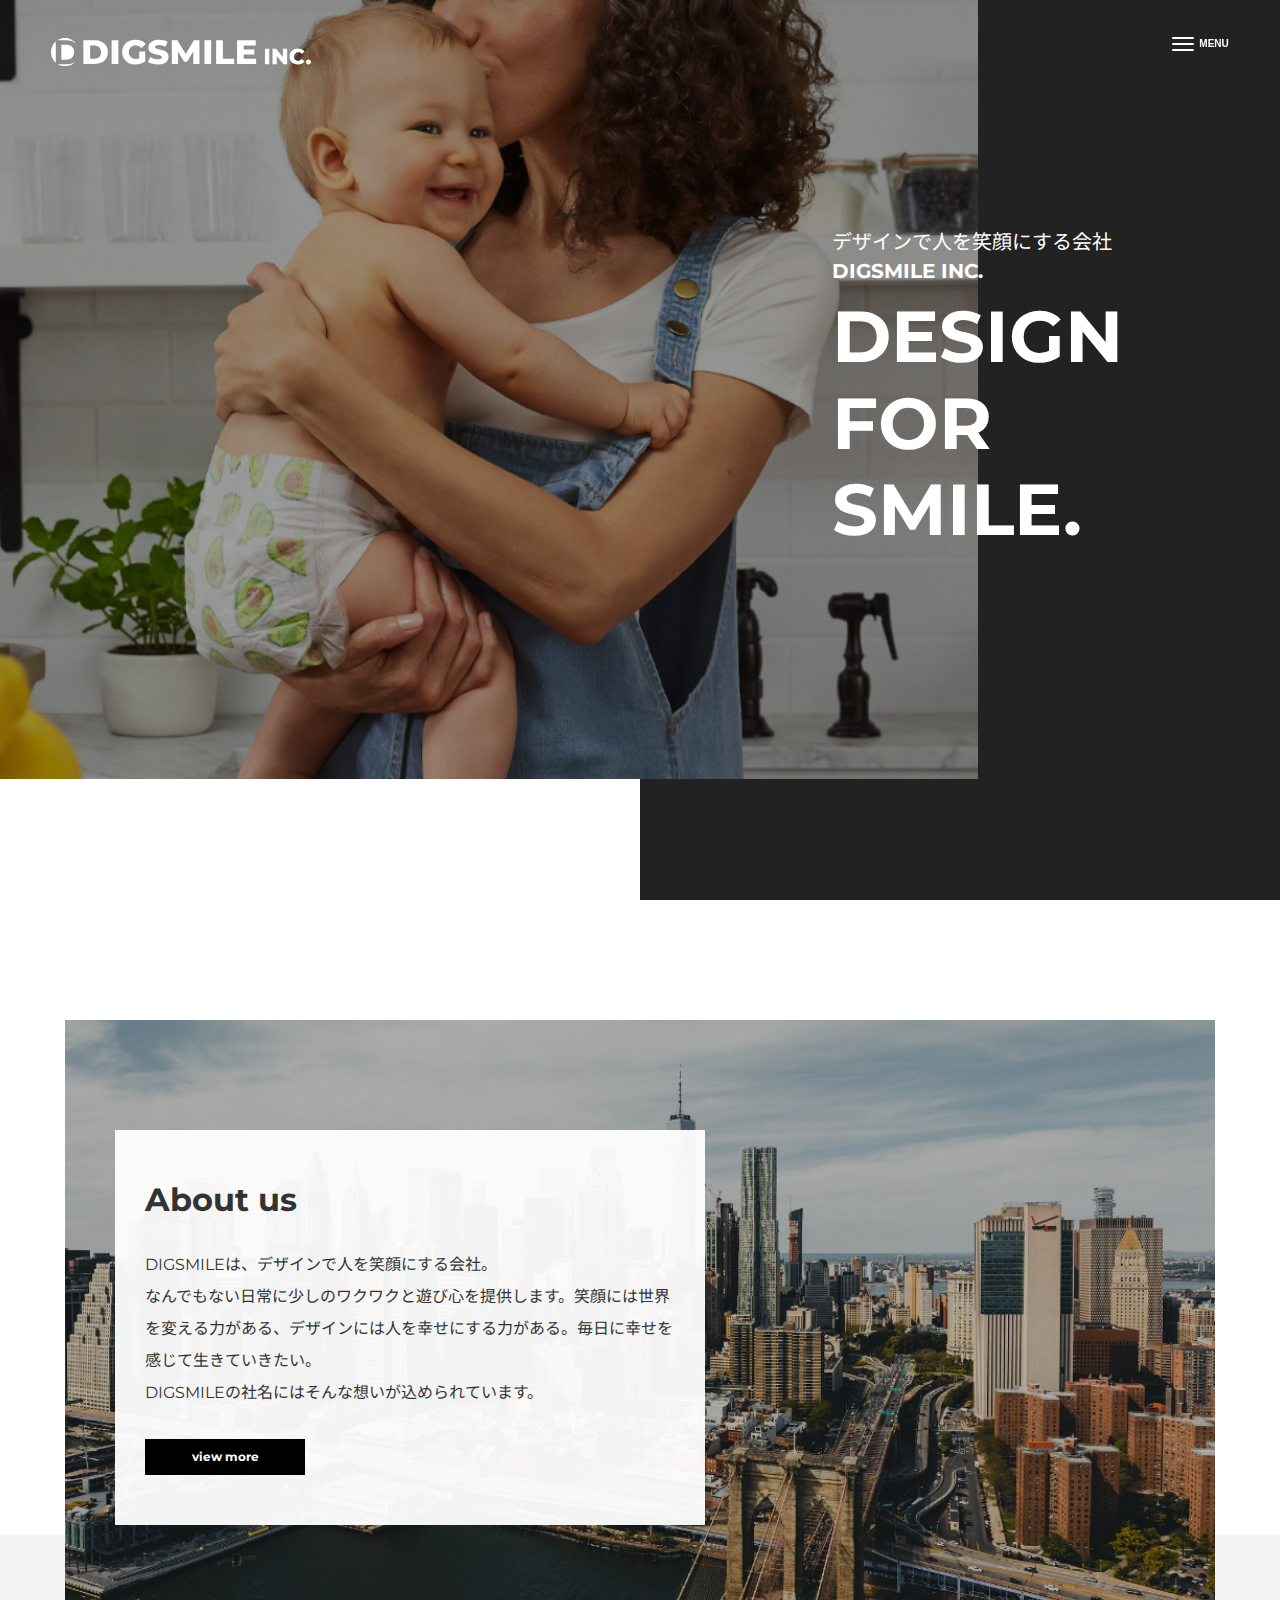
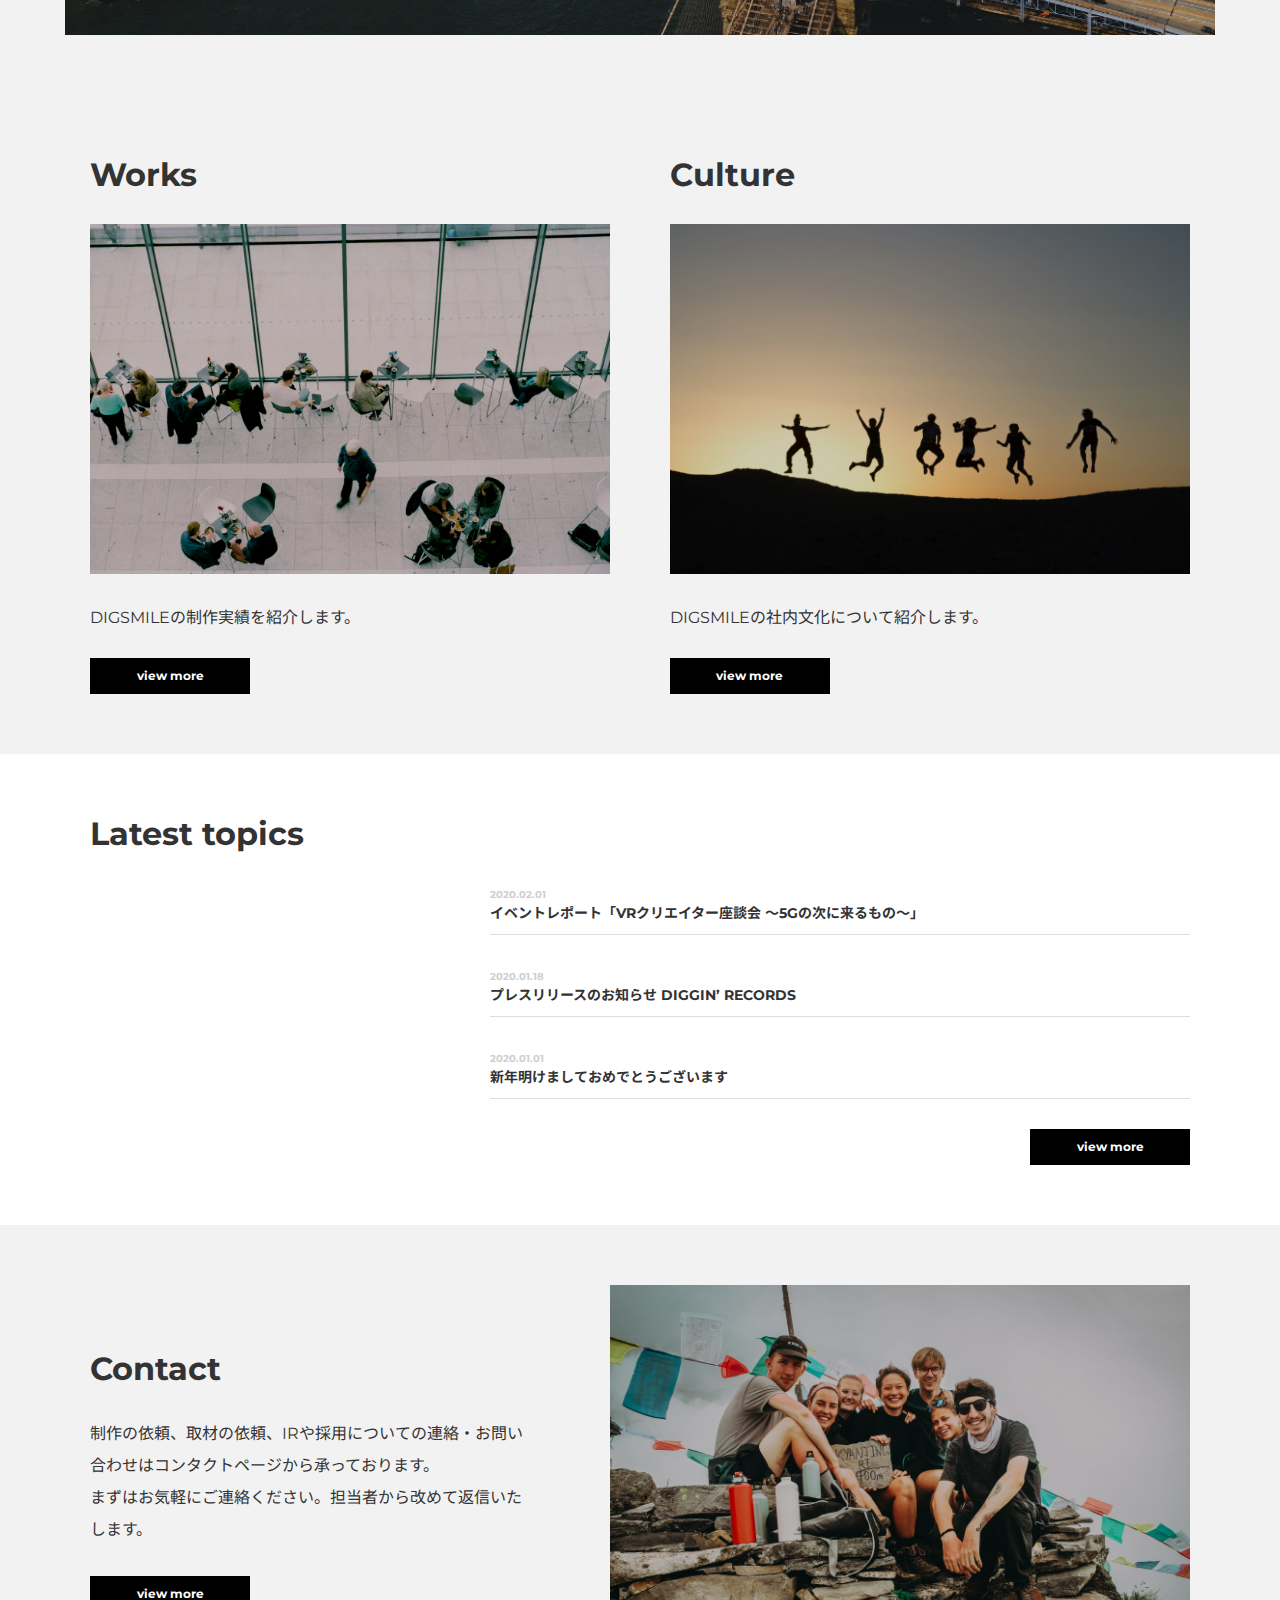
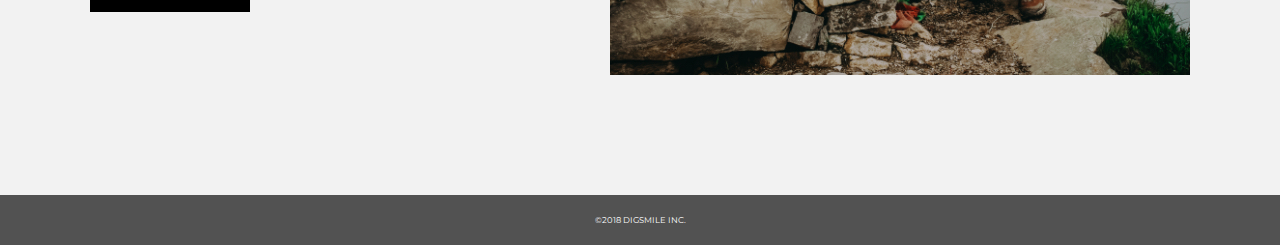
<file: index.html>
<!DOCTYPE html>
<html lang="ja">

<head>
  <meta charset="UTF-8">
  <meta name="viewport" content="width=device-width, initial-scale=1.0">
  <meta http-equiv="X-UA-Compatible" content="ie=edge">
  <title>テスト DIGSMILE inc. | TOP</title>
  <link rel="stylesheet" href="reset.css">
  <link href="https://fonts.googleapis.com/css?family=Montserrat:400,700|Noto+Sans+JP:400,700&display=swap" rel="stylesheet">
  <link rel="stylesheet" href="style.css">
</head>

<body>
  <!-- header -->
  <header class="header flex-box">
    <h1 class="site-title">
      <a href="index">
        <svg xmlns="http://www.w3.org/2000/svg" width="260" height="28.204" viewBox="0 0 260 28.204">
          <g id="site-logo" transform="translate(-59 -29)">
            <path id="前面オブジェクトで型抜き_1" data-name="前面オブジェクトで型抜き 1" d="M14,35.2A13.9,13.9,0,0,1,6.785,33.19h8.848a14.228,14.228,0,0,0,8.847-2.739A13.97,13.97,0,0,1,14,35.2ZM4.822,31.752h0a14.17,14.17,0,0,1,0-21.3Zm10.54-3.117H10.33V13.771h5.032a8.094,8.094,0,0,1,5.682,1.994,7.233,7.233,0,0,1,2.138,5.439,7.234,7.234,0,0,1-2.138,5.439,8.093,8.093,0,0,1-5.682,1.99ZM25.007,12.39a13.9,13.9,0,0,0-9.373-3.174H6.463a13.932,13.932,0,0,1,13.76-.749,14.157,14.157,0,0,1,4.785,3.922Z" transform="translate(59 22)" fill="#fff"/>
            <path id="DIGSMILE" d="M2.38-23.8H13.634a15.731,15.731,0,0,1,6.936,1.465,11.018,11.018,0,0,1,4.692,4.155,11.723,11.723,0,0,1,1.666,6.3,11.723,11.723,0,0,1-1.666,6.3A11.018,11.018,0,0,1,20.57-1.423,15.731,15.731,0,0,1,13.634.042H2.38ZM13.362-5.34a6.893,6.893,0,0,0,4.913-1.737,6.262,6.262,0,0,0,1.853-4.8,6.262,6.262,0,0,0-1.853-4.8,6.893,6.893,0,0,0-4.913-1.737H9.112V-5.34ZM30.634-23.8h6.732V.042H30.634ZM58.276-12.39h5.95v9.877A15.5,15.5,0,0,1,59.534-.265a18.642,18.642,0,0,1-5.3.783A14.166,14.166,0,0,1,47.5-1.065a11.8,11.8,0,0,1-4.692-4.411,12.18,12.18,0,0,1-1.7-6.4,12.18,12.18,0,0,1,1.7-6.4,11.747,11.747,0,0,1,4.726-4.411,14.514,14.514,0,0,1,6.834-1.584,15.2,15.2,0,0,1,5.984,1.124,11.536,11.536,0,0,1,4.42,3.236l-4.284,3.883a7.546,7.546,0,0,0-5.78-2.657,6.693,6.693,0,0,0-4.93,1.856,6.67,6.67,0,0,0-1.87,4.955,7.208,7.208,0,0,0,.85,3.525,6.1,6.1,0,0,0,2.38,2.418,6.969,6.969,0,0,0,3.5.868,8.588,8.588,0,0,0,3.638-.783ZM77.044.519A21.967,21.967,0,0,1,71.434-.2,13.786,13.786,0,0,1,67.014-2.1l2.21-4.973a14.289,14.289,0,0,0,3.706,1.7,14.086,14.086,0,0,0,4.148.647q3.876,0,3.876-1.941a1.607,1.607,0,0,0-1.105-1.516A20.3,20.3,0,0,0,76.3-9.222a33.866,33.866,0,0,1-4.488-1.243,7.554,7.554,0,0,1-3.094-2.129,5.758,5.758,0,0,1-1.292-3.951,6.848,6.848,0,0,1,1.19-3.934,7.965,7.965,0,0,1,3.553-2.776,14.6,14.6,0,0,1,5.8-1.022,20.415,20.415,0,0,1,4.624.528A14.146,14.146,0,0,1,86.6-22.2l-2.074,5.007a13.837,13.837,0,0,0-6.6-1.839,5.522,5.522,0,0,0-2.924.6,1.787,1.787,0,0,0-.918,1.55,1.536,1.536,0,0,0,1.088,1.43,19.646,19.646,0,0,0,3.5.988,32.762,32.762,0,0,1,4.5,1.243,7.779,7.779,0,0,1,3.094,2.112,5.646,5.646,0,0,1,1.309,3.934A6.714,6.714,0,0,1,86.394-3.3,8.114,8.114,0,0,1,82.824-.52,14.418,14.418,0,0,1,77.044.519ZM112.336.042l-.068-12.636-6.12,10.286h-2.992L97.07-12.253V.042H90.848V-23.8H96.39l8.364,13.76,8.16-13.76h5.542L118.524.042ZM123.454-23.8h6.732V.042h-6.732Zm11.7,0h6.732V-5.305h11.356V.042H135.15Zm40.018,18.63V.042H156.06V-23.8h18.666v5.211h-12v4.019H173.3v5.041H162.724v4.359Z" transform="translate(89 55)" fill="#fff"/>
            <path id="INC." d="M1.54-15.4H5.9V0H1.54Zm22.22,0V0H20.174l-6.8-8.206V0H9.108V-15.4h3.586l6.8,8.206V-15.4ZM34.628.308A9.114,9.114,0,0,1,30.283-.715a7.65,7.65,0,0,1-3.025-2.849,7.858,7.858,0,0,1-1.1-4.136,7.858,7.858,0,0,1,1.1-4.136,7.65,7.65,0,0,1,3.025-2.849,9.114,9.114,0,0,1,4.345-1.023,9.326,9.326,0,0,1,3.806.748A7.323,7.323,0,0,1,41.25-12.8L38.478-10.3a4.56,4.56,0,0,0-3.63-1.8,4.48,4.48,0,0,0-2.233.55A3.817,3.817,0,0,0,31.1-10a4.773,4.773,0,0,0-.539,2.3A4.773,4.773,0,0,0,31.1-5.4,3.817,3.817,0,0,0,32.615-3.85a4.48,4.48,0,0,0,2.233.55,4.56,4.56,0,0,0,3.63-1.8L41.25-2.6A7.323,7.323,0,0,1,38.434-.44,9.326,9.326,0,0,1,34.628.308ZM45.1.2a2.462,2.462,0,0,1-1.782-.7,2.377,2.377,0,0,1-.726-1.782,2.35,2.35,0,0,1,.715-1.782A2.5,2.5,0,0,1,45.1-4.752a2.485,2.485,0,0,1,1.8.682,2.369,2.369,0,0,1,.7,1.782,2.4,2.4,0,0,1-.715,1.782A2.452,2.452,0,0,1,45.1.2Z" transform="translate(271.392 55.205)" fill="#fff"/>
          </g>
        </svg>
      </a>
    </h1>
    <nav class="header-nav">
      <ul class="nav-list">
        <li class="nav-item"><a href="./"><img src="simbol-logo.svg" alt="DIGSMILE INC."></a></li>
        <li class="nav-item"><a href="about_index">About us</a></li>
        <li class="nav-item"><a href="#!">Works</a></li>
        <li class="nav-item"><a href="#!">Culture</a></li>
        <li class="nav-item"><a href="#!">Topics</a></li>
        <li class="nav-item"><a href="contact_index">Contact</a></li>
      </ul>
    </nav>
    <button class="burger-btn">
      <span class="bars">
        <span class="bar bar_top"></span>
        <span class="bar bar_mid"></span>
        <span class="bar bar_bottom"></span>
      </span>
      <span class="menu">menu</span>
    </button>
    <span class="burger-musk"></span>
  </header>
  <!-- //header -->

  <!-- main -->
  <main>
    <!-- fv -->
    <div class="fv">
      <div class="kv-wrapper">
        <div class="copy-wrapper">
          <p class="copy_jp">デザインで人を笑顔にする会社</p>
          <p class="copy_company">DIGSMILE INC.</p>
          <p class="main-copy">
            Design<br>
            for<br>
            smile.
          </p>
        </div>
      </div>
    </div>
    <!-- //fv -->

    <!-- about -->
    <section class="section-wrapper">
      <div class="content-wrapper about-bg">
        <div class="about-content">
          <h2 class="section-title">About us</h2>
          <p class="section-text lines">
            DIGSMILEは、デザインで人を笑顔にする会社。<br>
            なんでもない日常に少しのワクワクと遊び心を提供します。笑顔には世界を変える力がある、デザインには人を幸せにする力がある。毎日に幸せを感じて生きていきたい。<br>
            DIGSMILEの社名にはそんな想いが込められています。
          </p>
          <a href="about_index" class="link-btn">view more</a>
        </div>
      </div>
    </section>
    <!-- //about -->
    

    <div class="gray-bg l-section-wrapper">
      <div class="flex-box l-content-wrapper">
      <!-- Works -->
        <section class="s-section-wrapper">
          <div class="s-content-wrapper">
            <h2 class="section-title">Works</h2>
            <div class="section-img-wrapper"><img src="works-img.jpg" alt="黒と白の椅子や机が並んでいるテラスの写真"></div>
            <p>DIGSMILEの制作実績を紹介します。</p>
            <a href="#!" class="link-btn">view more</a>
          </div>
        </section class="section-wrapper">
        <!-- //Works -->

        <!-- Clture -->
        <section class="s-section-wrapper">
          <div class="s-content-wrapper">
            <h2 class="section-title">Culture</h2>
            <div class="section-img-wrapper"><img src="culture-img.jpg" alt="夕焼けをバックに飛び跳ねる6人の人物のシルエット"></div>
            <p>DIGSMILEの社内文化について紹介します。</p>
            <a href="#!" class="link-btn">view more</a>
          </div>
        </section>
        <!-- //Clture -->
      </div>
    </div>

    <!-- topics -->
    <section class="section-wrapper">
      <div class="content-wrapper">
        <h2 class="section-title">Latest topics</h2>
        <ul class="topics-list ml-auto">
          <li class="topics-item">
            <a href="#!">
              <time class="topics-date">2020.02.01</time>
              <h3 class="topics-title">イベントレポート「VRクリエイター座談会 〜5Gの次に来るもの〜」</h3>
           </a>
          </li class="topics-item">
          <li class="topics-item">
            <a href="#!">
              <time class="topics-date">2020.01.18</time>
              <h3 class="topics-title">プレスリリースのお知らせ DIGGIN’ RECORDS</h3>
           </a>
          </li>
          <li class="topics-item">
            <a href="#!">
              <time class="topics-date">2020.01.01</time>
              <h3 class="topics-title">新年明けましておめでとうございます</h3>
           </a>
          </li>
        </ul>
        <a href="#!" class="link-btn ml-auto">view more</a>
      </div>
    </section>
    <!-- //topics -->

    <!-- Contact -->
    <section class="section-wrapper gray-bg">
      <div class="content-wrapper flex-box">
        <div class="contact-content">
          <h2 class="section-title">Contact</h2>
          <p class="contact-text lines">
            制作の依頼、取材の依頼、IRや採用についての連絡・お問い合わせはコンタクトページから承っております。<br>
            まずはお気軽にご連絡ください。担当者から改めて返信いたします。
          </p>
          <a href="contact_index" class="link-btn">view more</a>
        </div>
        <div class="contact-img-wrapper"><img src="contact-img.jpg" alt="屋外での集合写真"></div>
      </div>
    </section>
    <!-- //Contact -->

  </main>
  <!-- //main -->

  <!-- footer -->
  <footer class="footer">
    <small>&copy;2018 DIGSMILE INC.</small>
  </footer>
  <!-- //footer -->
  <script src="https://ajax.googleapis.com/ajax/libs/jquery/3.4.1/jquery.min.js"></script>
  <script src="script.js"></script>
</body>
</html>
</file>
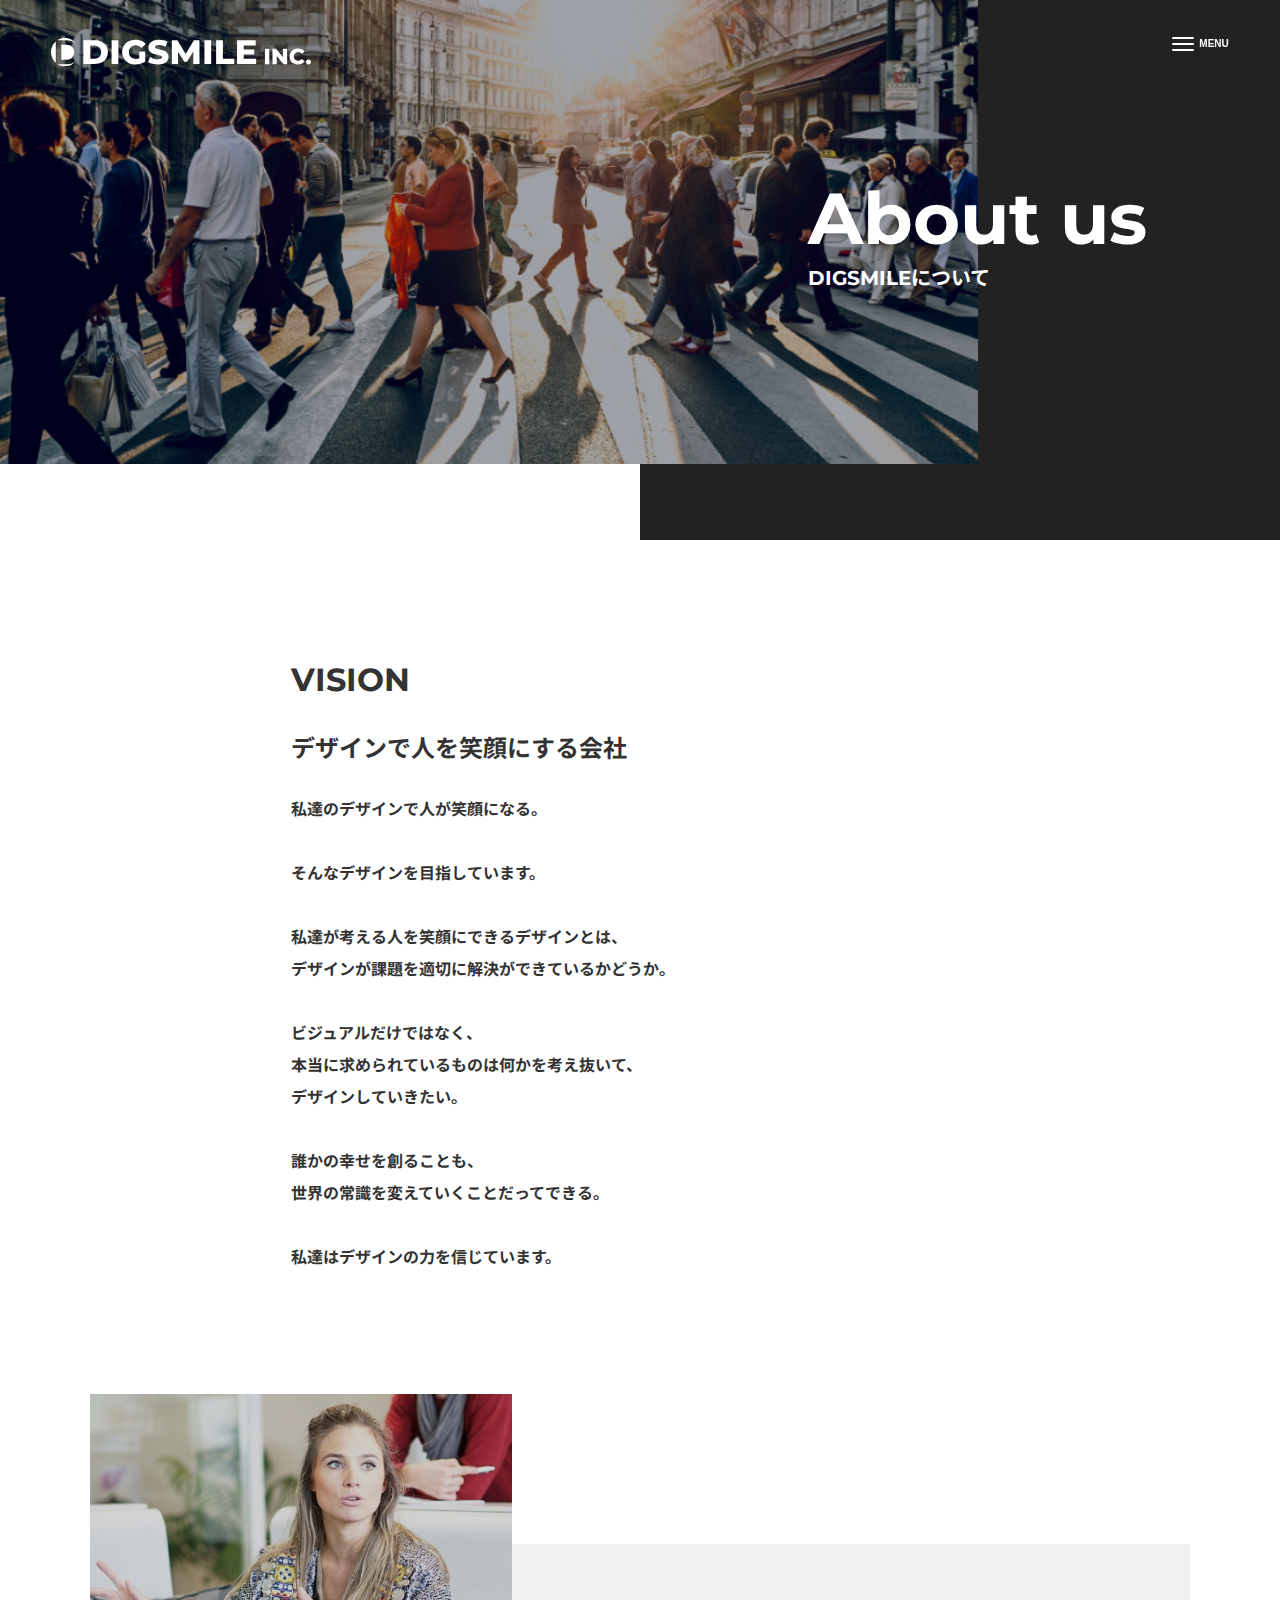
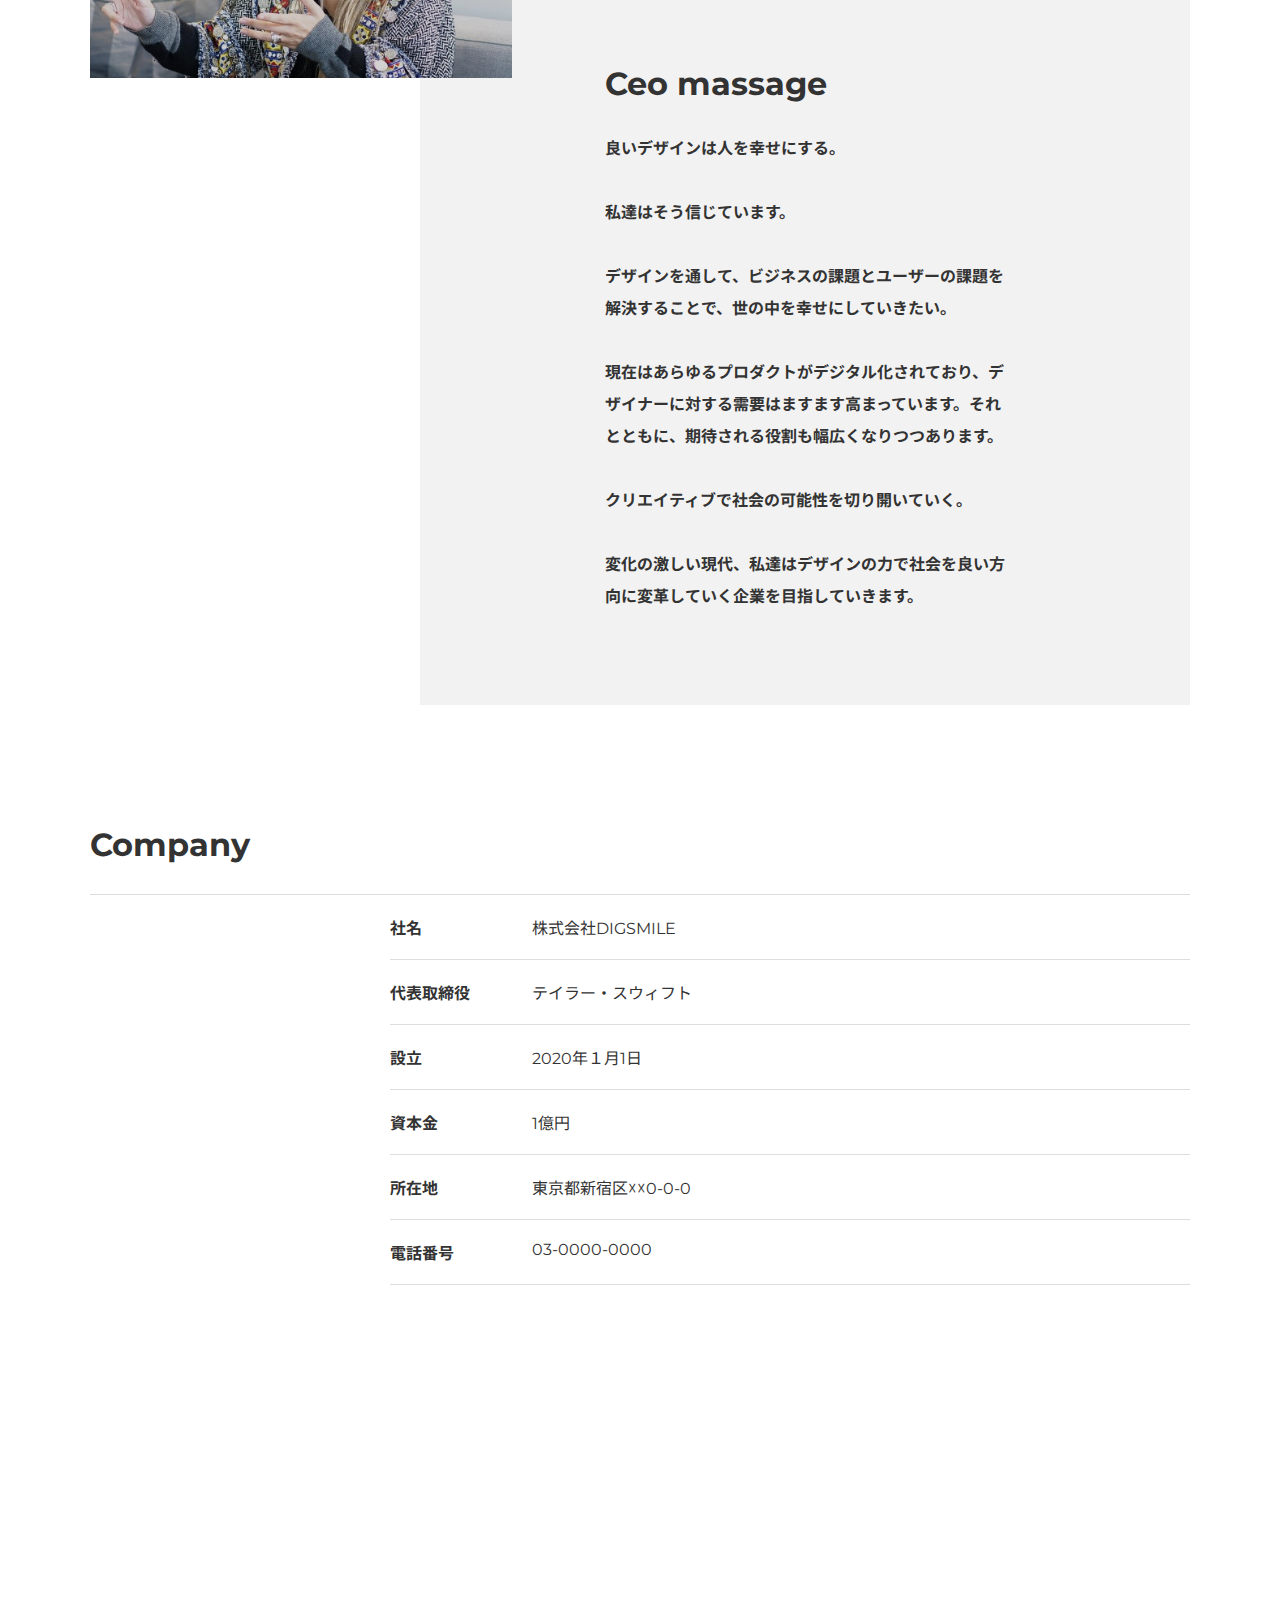
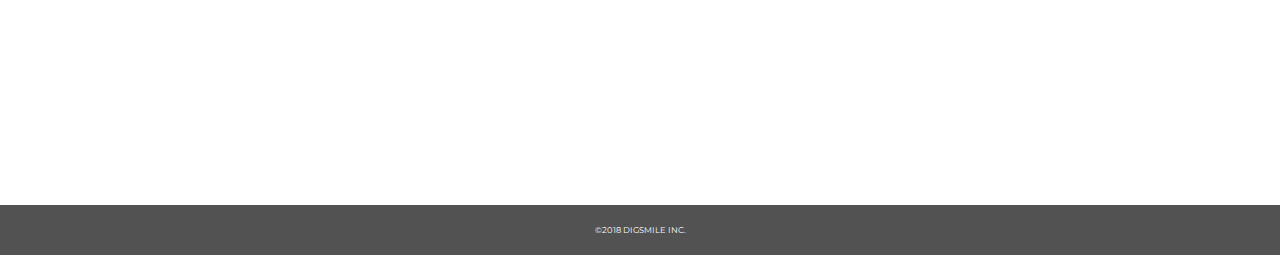
<file: about_index.html>
<!DOCTYPE html>
<html lang="ja">
<head>
  <meta charset="UTF-8">
  <meta name="viewport" content="width=device-width, initial-scale=1.0">
  <meta http-equiv="X-UA-Compatible" content="ie=edge">
  <title>テスト　DIGSMILE inc. | about</title>
  <link rel="stylesheet" href="reset.css">
  <link href="https://fonts.googleapis.com/css?family=Montserrat:400,700|Noto+Sans+JP:400,700&display=swap" rel="stylesheet">
  <link rel="stylesheet" href="about.css">
</head>
<body>
  <!-- header -->
  <header class="header flex-box">
    <div class="site-title">
      <a href="index">
        <svg xmlns="http://www.w3.org/2000/svg" width="260" height="28.204" viewBox="0 0 260 28.204">
          <g id="site-logo" transform="translate(-59 -29)">
            <path id="前面オブジェクトで型抜き_1" data-name="前面オブジェクトで型抜き 1" d="M14,35.2A13.9,13.9,0,0,1,6.785,33.19h8.848a14.228,14.228,0,0,0,8.847-2.739A13.97,13.97,0,0,1,14,35.2ZM4.822,31.752h0a14.17,14.17,0,0,1,0-21.3Zm10.54-3.117H10.33V13.771h5.032a8.094,8.094,0,0,1,5.682,1.994,7.233,7.233,0,0,1,2.138,5.439,7.234,7.234,0,0,1-2.138,5.439,8.093,8.093,0,0,1-5.682,1.99ZM25.007,12.39a13.9,13.9,0,0,0-9.373-3.174H6.463a13.932,13.932,0,0,1,13.76-.749,14.157,14.157,0,0,1,4.785,3.922Z" transform="translate(59 22)" fill="#fff"/>
            <path id="DIGSMILE" d="M2.38-23.8H13.634a15.731,15.731,0,0,1,6.936,1.465,11.018,11.018,0,0,1,4.692,4.155,11.723,11.723,0,0,1,1.666,6.3,11.723,11.723,0,0,1-1.666,6.3A11.018,11.018,0,0,1,20.57-1.423,15.731,15.731,0,0,1,13.634.042H2.38ZM13.362-5.34a6.893,6.893,0,0,0,4.913-1.737,6.262,6.262,0,0,0,1.853-4.8,6.262,6.262,0,0,0-1.853-4.8,6.893,6.893,0,0,0-4.913-1.737H9.112V-5.34ZM30.634-23.8h6.732V.042H30.634ZM58.276-12.39h5.95v9.877A15.5,15.5,0,0,1,59.534-.265a18.642,18.642,0,0,1-5.3.783A14.166,14.166,0,0,1,47.5-1.065a11.8,11.8,0,0,1-4.692-4.411,12.18,12.18,0,0,1-1.7-6.4,12.18,12.18,0,0,1,1.7-6.4,11.747,11.747,0,0,1,4.726-4.411,14.514,14.514,0,0,1,6.834-1.584,15.2,15.2,0,0,1,5.984,1.124,11.536,11.536,0,0,1,4.42,3.236l-4.284,3.883a7.546,7.546,0,0,0-5.78-2.657,6.693,6.693,0,0,0-4.93,1.856,6.67,6.67,0,0,0-1.87,4.955,7.208,7.208,0,0,0,.85,3.525,6.1,6.1,0,0,0,2.38,2.418,6.969,6.969,0,0,0,3.5.868,8.588,8.588,0,0,0,3.638-.783ZM77.044.519A21.967,21.967,0,0,1,71.434-.2,13.786,13.786,0,0,1,67.014-2.1l2.21-4.973a14.289,14.289,0,0,0,3.706,1.7,14.086,14.086,0,0,0,4.148.647q3.876,0,3.876-1.941a1.607,1.607,0,0,0-1.105-1.516A20.3,20.3,0,0,0,76.3-9.222a33.866,33.866,0,0,1-4.488-1.243,7.554,7.554,0,0,1-3.094-2.129,5.758,5.758,0,0,1-1.292-3.951,6.848,6.848,0,0,1,1.19-3.934,7.965,7.965,0,0,1,3.553-2.776,14.6,14.6,0,0,1,5.8-1.022,20.415,20.415,0,0,1,4.624.528A14.146,14.146,0,0,1,86.6-22.2l-2.074,5.007a13.837,13.837,0,0,0-6.6-1.839,5.522,5.522,0,0,0-2.924.6,1.787,1.787,0,0,0-.918,1.55,1.536,1.536,0,0,0,1.088,1.43,19.646,19.646,0,0,0,3.5.988,32.762,32.762,0,0,1,4.5,1.243,7.779,7.779,0,0,1,3.094,2.112,5.646,5.646,0,0,1,1.309,3.934A6.714,6.714,0,0,1,86.394-3.3,8.114,8.114,0,0,1,82.824-.52,14.418,14.418,0,0,1,77.044.519ZM112.336.042l-.068-12.636-6.12,10.286h-2.992L97.07-12.253V.042H90.848V-23.8H96.39l8.364,13.76,8.16-13.76h5.542L118.524.042ZM123.454-23.8h6.732V.042h-6.732Zm11.7,0h6.732V-5.305h11.356V.042H135.15Zm40.018,18.63V.042H156.06V-23.8h18.666v5.211h-12v4.019H173.3v5.041H162.724v4.359Z" transform="translate(89 55)" fill="#fff"/>
            <path id="INC." d="M1.54-15.4H5.9V0H1.54Zm22.22,0V0H20.174l-6.8-8.206V0H9.108V-15.4h3.586l6.8,8.206V-15.4ZM34.628.308A9.114,9.114,0,0,1,30.283-.715a7.65,7.65,0,0,1-3.025-2.849,7.858,7.858,0,0,1-1.1-4.136,7.858,7.858,0,0,1,1.1-4.136,7.65,7.65,0,0,1,3.025-2.849,9.114,9.114,0,0,1,4.345-1.023,9.326,9.326,0,0,1,3.806.748A7.323,7.323,0,0,1,41.25-12.8L38.478-10.3a4.56,4.56,0,0,0-3.63-1.8,4.48,4.48,0,0,0-2.233.55A3.817,3.817,0,0,0,31.1-10a4.773,4.773,0,0,0-.539,2.3A4.773,4.773,0,0,0,31.1-5.4,3.817,3.817,0,0,0,32.615-3.85a4.48,4.48,0,0,0,2.233.55,4.56,4.56,0,0,0,3.63-1.8L41.25-2.6A7.323,7.323,0,0,1,38.434-.44,9.326,9.326,0,0,1,34.628.308ZM45.1.2a2.462,2.462,0,0,1-1.782-.7,2.377,2.377,0,0,1-.726-1.782,2.35,2.35,0,0,1,.715-1.782A2.5,2.5,0,0,1,45.1-4.752a2.485,2.485,0,0,1,1.8.682,2.369,2.369,0,0,1,.7,1.782,2.4,2.4,0,0,1-.715,1.782A2.452,2.452,0,0,1,45.1.2Z" transform="translate(271.392 55.205)" fill="#fff"/>
          </g>
        </svg>
      </a>
    </div>
    <nav class="header-nav">
      <ul class="nav-list">
        <li class="nav-item"><a href="../"><img src="simbol-logo.svg" alt="DIGSMILE INC."></a></li>
        <li class="nav-item"><a href="about_index">About us</a></li>
        <li class="nav-item"><a href="#!">Works</a></li>
        <li class="nav-item"><a href="#!">Culture</a></li>
        <li class="nav-item"><a href="#!">Topics</a></li>
        <li class="nav-item"><a href="contact_index">Contact</a></li>
      </ul>
    </nav>
    <button class="burger-btn">
      <span class="bars">
        <span class="bar bar_top"></span>
        <span class="bar bar_mid"></span>
        <span class="bar bar_bottom"></span>
      </span>
      <span class="menu">menu</span>
    </button>
    <span class="burger-musk"></span>
  </header>
  <!-- //header -->

  <!-- main -->
  <main>
    <!-- fv -->
    <div class="fv">
      <div class="kv-wrapper">
        <h1 class="page-title">
          About us
          <span>DIGSMILEについて</span>
        </h1>
        </div>
      </div>
    </div>
    <!-- //fv -->

    <!-- vision -->
    <section class="section-wrapper">
      <div class="content-wrapper">
        <div class="vision-wrapper">
          <h2 class="section-title">VISION</h2>
          <p class="vision">デザインで人を笑顔にする会社</p>
          <p class="vision-text lines">
            私達のデザインで人が笑顔になる。<br><br>

            そんなデザインを目指しています。<br><br>
            
            私達が考える人を笑顔にできるデザインとは、<br>
            デザインが課題を適切に解決ができているかどうか。<br><br>
            
            ビジュアルだけではなく、<br>
            本当に求められているものは何かを考え抜いて、<br>
            デザインしていきたい。<br><br>
            
            誰かの幸せを創ることも、<br>
            世界の常識を変えていくことだってできる。<br><br>
            
            私達はデザインの力を信じています。
          </p>
        </div>
      </div>
    </section>
    <!-- //vision -->

    <!-- ceo message -->
    <section class="section-wrapper">
      <div class="content-wrapper relative">
        <div class="vision-content gray-bg">
          <div class="vision-content-inner">
            <h2 class="section-title">Ceo massage</h2>
            <p class="ceo-message lines">
              良いデザインは人を幸せにする。<br><br>  

              私達はそう信じています。<br><br>

              デザインを通して、ビジネスの課題とユーザーの課題を解決することで、世の中を幸せにしていきたい。<br><br>

              現在はあらゆるプロダクトがデジタル化されており、デザイナーに対する需要はますます高まっています。それとともに、期待される役割も幅広くなりつつあります。<br><br>

              クリエイティブで社会の可能性を切り開いていく。<br><br>

              変化の激しい現代、私達はデザインの力で社会を良い方向に変革していく企業を目指していきます。<br><br>
            </p>
          </div>
          <div class="ceo-img-wrapper"><img src="ceo-img.jpg" alt=""></div>
        </div>
      </div>
    </section>
    <!-- //ceo message -->
    

    <!-- company -->
    <section class="section-wrapper">
      <div class="content-wrapper">
        <h2 class="section-title">Company</h2>
        <dl class="company-info-list">
          <div>
            <dt class="company-info-title">社名</dt>
            <dd class="company-info-detail">株式会社DIGSMILE</dd>
          </div>
          <div>
            <dt class="company-info-title">代表取締役</dt>
            <dd class="company-info-detail">テイラー・スウィフト</dd>
          </div>
          <div>
            <dt class="company-info-title">設立</dt>
            <dd class="company-info-detail">2020年１月1日</dd>
          </div>
          <div>
            <dt class="company-info-title">資本金</dt>
            <dd class="company-info-detail">1億円</dd>
          </div>
          <div>
            <dt class="company-info-title">所在地</dt>
            <dd class="company-info-detail">東京都新宿区☓☓0-0-0</dd>
          </div>
          <div>
            <dt class="company-info-title">電話番号</dt>
            <dd class="company-info-detail">03-0000-0000</dd>
          </div>
        </dl>
        <div class="maps-outer">
          <iframe src="https://www.google.com/maps/embed?pb=!1m14!1m12!1m3!1d51840.012959975305!2d139.6741808742957!3d35.70159767986079!2m3!1f0!2f0!3f0!3m2!1i1024!2i768!4f13.1!5e0!3m2!1sja!2sjp!4v1579314444156!5m2!1sja!2sjp" width="600" height="450" frameborder="0" style="border:0;" allowfullscreen=""></iframe>
        </div>
      </div>
    </section>
    <!-- //company -->
  </main>
  <!-- //main -->

  <!-- footer -->
  <footer class="footer">
    <small>&copy;2018 DIGSMILE INC.</small>
  </footer>
  <!-- //footer -->
  <script src="https://ajax.googleapis.com/ajax/libs/jquery/3.4.1/jquery.min.js"></script>
  <script src="script.js"></script>
</body>
</html>
</file>
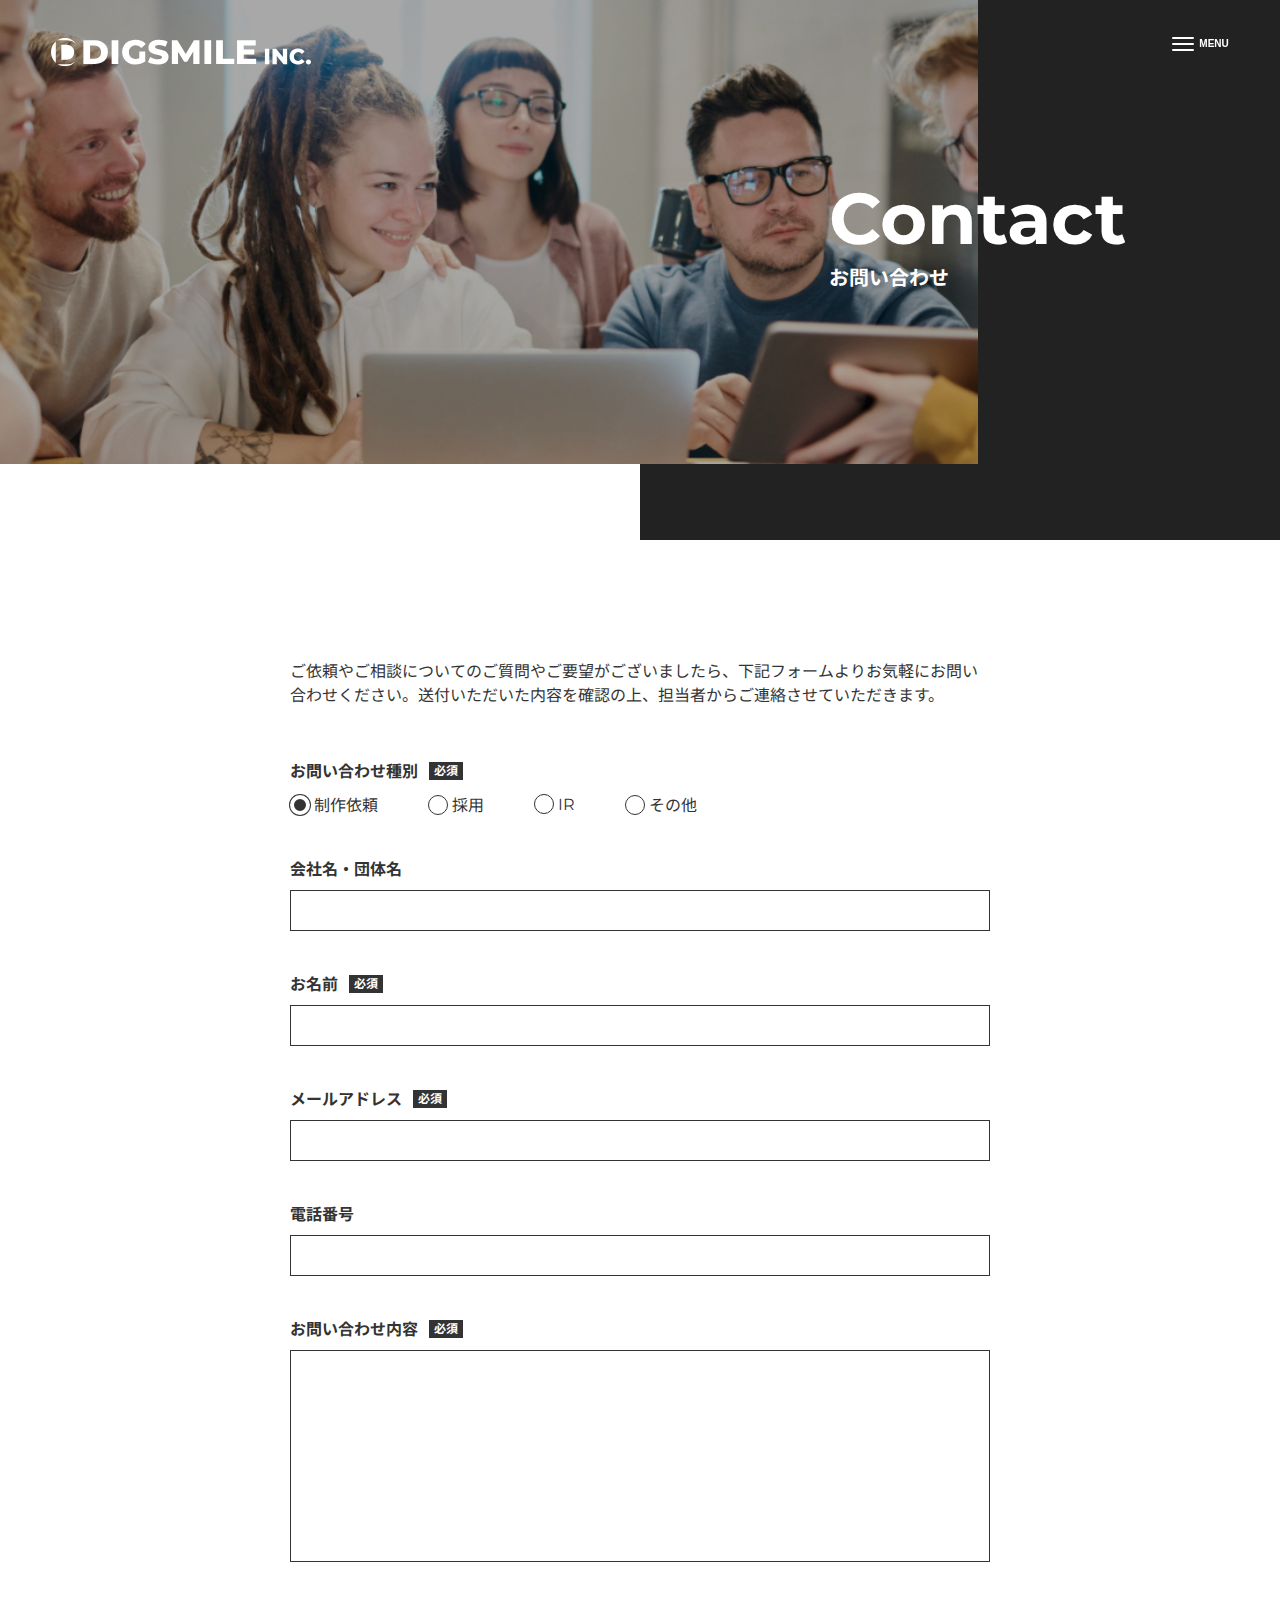
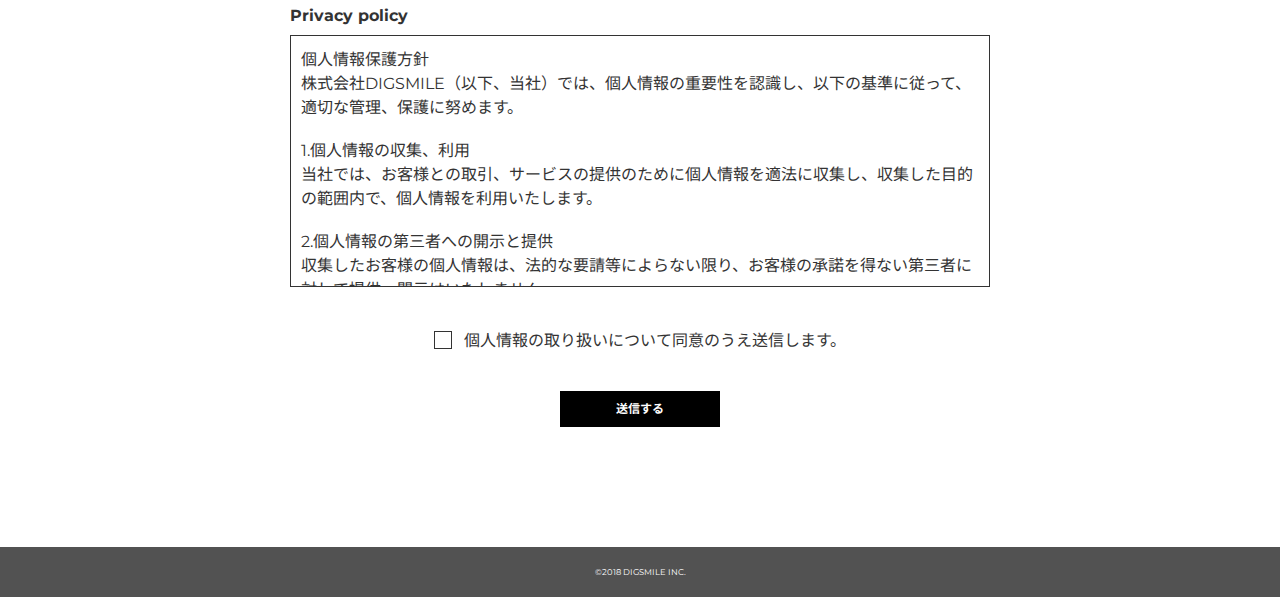
<file: contact_index.html>
<!DOCTYPE html>
<html lang="ja">
<head>
  <meta charset="UTF-8">
  <meta name="viewport" content="width=device-width, initial-scale=1.0">
  <meta http-equiv="X-UA-Compatible" content="ie=edge">
  <title>テスト DIGSMILE inc. | contact</title>
  <link rel="stylesheet" href="reset.css">
  <link href="https://fonts.googleapis.com/css?family=Montserrat:400,700|Noto+Sans+JP:400,700&display=swap" rel="stylesheet">
  <link rel="stylesheet" href="contact.css">
</head>
<body>
  <!-- header -->
  <header class="header flex-box">
    <div class="site-title">
      <a href="./">
        <svg xmlns="http://www.w3.org/2000/svg" width="260" height="28.204" viewBox="0 0 260 28.204">
          <g id="site-logo" transform="translate(-59 -29)">
            <path id="前面オブジェクトで型抜き_1" data-name="前面オブジェクトで型抜き 1" d="M14,35.2A13.9,13.9,0,0,1,6.785,33.19h8.848a14.228,14.228,0,0,0,8.847-2.739A13.97,13.97,0,0,1,14,35.2ZM4.822,31.752h0a14.17,14.17,0,0,1,0-21.3Zm10.54-3.117H10.33V13.771h5.032a8.094,8.094,0,0,1,5.682,1.994,7.233,7.233,0,0,1,2.138,5.439,7.234,7.234,0,0,1-2.138,5.439,8.093,8.093,0,0,1-5.682,1.99ZM25.007,12.39a13.9,13.9,0,0,0-9.373-3.174H6.463a13.932,13.932,0,0,1,13.76-.749,14.157,14.157,0,0,1,4.785,3.922Z" transform="translate(59 22)" fill="#fff"/>
            <path id="DIGSMILE" d="M2.38-23.8H13.634a15.731,15.731,0,0,1,6.936,1.465,11.018,11.018,0,0,1,4.692,4.155,11.723,11.723,0,0,1,1.666,6.3,11.723,11.723,0,0,1-1.666,6.3A11.018,11.018,0,0,1,20.57-1.423,15.731,15.731,0,0,1,13.634.042H2.38ZM13.362-5.34a6.893,6.893,0,0,0,4.913-1.737,6.262,6.262,0,0,0,1.853-4.8,6.262,6.262,0,0,0-1.853-4.8,6.893,6.893,0,0,0-4.913-1.737H9.112V-5.34ZM30.634-23.8h6.732V.042H30.634ZM58.276-12.39h5.95v9.877A15.5,15.5,0,0,1,59.534-.265a18.642,18.642,0,0,1-5.3.783A14.166,14.166,0,0,1,47.5-1.065a11.8,11.8,0,0,1-4.692-4.411,12.18,12.18,0,0,1-1.7-6.4,12.18,12.18,0,0,1,1.7-6.4,11.747,11.747,0,0,1,4.726-4.411,14.514,14.514,0,0,1,6.834-1.584,15.2,15.2,0,0,1,5.984,1.124,11.536,11.536,0,0,1,4.42,3.236l-4.284,3.883a7.546,7.546,0,0,0-5.78-2.657,6.693,6.693,0,0,0-4.93,1.856,6.67,6.67,0,0,0-1.87,4.955,7.208,7.208,0,0,0,.85,3.525,6.1,6.1,0,0,0,2.38,2.418,6.969,6.969,0,0,0,3.5.868,8.588,8.588,0,0,0,3.638-.783ZM77.044.519A21.967,21.967,0,0,1,71.434-.2,13.786,13.786,0,0,1,67.014-2.1l2.21-4.973a14.289,14.289,0,0,0,3.706,1.7,14.086,14.086,0,0,0,4.148.647q3.876,0,3.876-1.941a1.607,1.607,0,0,0-1.105-1.516A20.3,20.3,0,0,0,76.3-9.222a33.866,33.866,0,0,1-4.488-1.243,7.554,7.554,0,0,1-3.094-2.129,5.758,5.758,0,0,1-1.292-3.951,6.848,6.848,0,0,1,1.19-3.934,7.965,7.965,0,0,1,3.553-2.776,14.6,14.6,0,0,1,5.8-1.022,20.415,20.415,0,0,1,4.624.528A14.146,14.146,0,0,1,86.6-22.2l-2.074,5.007a13.837,13.837,0,0,0-6.6-1.839,5.522,5.522,0,0,0-2.924.6,1.787,1.787,0,0,0-.918,1.55,1.536,1.536,0,0,0,1.088,1.43,19.646,19.646,0,0,0,3.5.988,32.762,32.762,0,0,1,4.5,1.243,7.779,7.779,0,0,1,3.094,2.112,5.646,5.646,0,0,1,1.309,3.934A6.714,6.714,0,0,1,86.394-3.3,8.114,8.114,0,0,1,82.824-.52,14.418,14.418,0,0,1,77.044.519ZM112.336.042l-.068-12.636-6.12,10.286h-2.992L97.07-12.253V.042H90.848V-23.8H96.39l8.364,13.76,8.16-13.76h5.542L118.524.042ZM123.454-23.8h6.732V.042h-6.732Zm11.7,0h6.732V-5.305h11.356V.042H135.15Zm40.018,18.63V.042H156.06V-23.8h18.666v5.211h-12v4.019H173.3v5.041H162.724v4.359Z" transform="translate(89 55)" fill="#fff"/>
            <path id="INC." d="M1.54-15.4H5.9V0H1.54Zm22.22,0V0H20.174l-6.8-8.206V0H9.108V-15.4h3.586l6.8,8.206V-15.4ZM34.628.308A9.114,9.114,0,0,1,30.283-.715a7.65,7.65,0,0,1-3.025-2.849,7.858,7.858,0,0,1-1.1-4.136,7.858,7.858,0,0,1,1.1-4.136,7.65,7.65,0,0,1,3.025-2.849,9.114,9.114,0,0,1,4.345-1.023,9.326,9.326,0,0,1,3.806.748A7.323,7.323,0,0,1,41.25-12.8L38.478-10.3a4.56,4.56,0,0,0-3.63-1.8,4.48,4.48,0,0,0-2.233.55A3.817,3.817,0,0,0,31.1-10a4.773,4.773,0,0,0-.539,2.3A4.773,4.773,0,0,0,31.1-5.4,3.817,3.817,0,0,0,32.615-3.85a4.48,4.48,0,0,0,2.233.55,4.56,4.56,0,0,0,3.63-1.8L41.25-2.6A7.323,7.323,0,0,1,38.434-.44,9.326,9.326,0,0,1,34.628.308ZM45.1.2a2.462,2.462,0,0,1-1.782-.7,2.377,2.377,0,0,1-.726-1.782,2.35,2.35,0,0,1,.715-1.782A2.5,2.5,0,0,1,45.1-4.752a2.485,2.485,0,0,1,1.8.682,2.369,2.369,0,0,1,.7,1.782,2.4,2.4,0,0,1-.715,1.782A2.452,2.452,0,0,1,45.1.2Z" transform="translate(271.392 55.205)" fill="#fff"/>
          </g>
        </svg>
      </a>
    </div>
    <nav class="header-nav">
      <ul class="nav-list">
        <li class="nav-item"><a href="../"><img src="simbol-logo.svg" alt="DIGSMILE INC."></a></li>
        <li class="nav-item"><a href="about_index">About us</a></li>
        <li class="nav-item"><a href="#!">Works</a></li>
        <li class="nav-item"><a href="#!">Culture</a></li>
        <li class="nav-item"><a href="#!">Topics</a></li>
        <li class="nav-item"><a href="contact_index">Contact</a></li>
      </ul>
    </nav>
    <button class="burger-btn">
      <span class="bars">
        <span class="bar bar_top"></span>
        <span class="bar bar_mid"></span>
        <span class="bar bar_bottom"></span>
      </span>
      <span class="menu">menu</span>
    </button>
    <span class="burger-musk"></span>
  </header>
  <!-- //header -->

  <!-- main -->
  <main>
    <!-- fv -->
    <div class="fv">
      <div class="kv-wrapper">
        <h1 class="page-title">
          Contact
          <span>お問い合わせ</span>
        </h1>
        </div>
      </div>
    </div>
    <!-- //fv -->

    <!-- contact -->
    <div class="contact-wrapper">
      <div class="contact-inner">
        <p class="contact-lead lines">
          ご依頼やご相談についてのご質問やご要望がございましたら、下記フォームよりお気軽にお問い合わせください。送付いただいた内容を確認の上、担当者からご連絡させていただきます。
        </p>
        <form action="">
          <ul class="form-list">
            <li class="form-item">
              <div class="form-item-title">
                お問い合わせ種別
                <span class="required">必須</span>
              </div>
              <ul class="inquiry-type-list">
                <li class="inquiry-type-item">
                  <input type="radio" class="radio-btn" name="inquiry-type" id="request" checked>
                  <label for="request">制作依頼</label>
                </li>
                <li class="inquiry-type-item">
                  <input type="radio" class="radio-btn" name="inquiry-type" id="recruit">
                  <label for="recruit">採用</label>
                </li>
                <li class="inquiry-type-item">
                  <input type="radio" class="radio-btn" name="inquiry-type" id="ir">
                  <label for="ir">IR</label>
                </li>
                <li class=inquiry-type-item>
                  <input type="radio" class="radio-btn" name="inquiry-type" id="other">
                  <label for="other">その他</label>
                </li>
              </ul>
            </li>
            <li class="form-item">
              <div class="form-item-title">
                <label for="company-name">会社名・団体名</label>
              </div>
              <input type="text" class="text-box" id="company-name">
            </li>
            <li class="form-item">
              <div class="form-item-title">
                <label for="name">お名前</label>
                <span class="required">必須</span>
              </div>
              <input type="text" class="text-box" id="name">
            </li>
            <li class="form-item">
              <div class="form-item-title">
                <label for="email">メールアドレス</label>
                <span class="required">必須</span>
              </div>
              <input type="text" class="text-box" id="email">
            </li>
            <li class="form-item">
              <div class="form-item-title">
                <label for="tel">電話番号</label>
              </div>
              <input type="text" class="text-box" id="tel">
            </li>
            <li class="form-item">
              <div class="form-item-title">
                <label for="detail">お問い合わせ内容</label>
                <span class="required">必須</span>
              </div>
              <textarea name="" id="" cols="30" rows="10" id="detail" class="textarea"></textarea>
            </li>
          </ul>
          <p class="privacy-policy-title">Privacy policy</p>
          <div class="privacy-policy-wrapper">
            <p class="privacy-policy-detail">
              個人情報保護方針<br>
              株式会社DIGSMILE（以下、当社）では、個人情報の重要性を認識し、以下の基準に従って、適切な管理、保護に努めます。<br><br>

              1.個人情報の収集、利用<br>
              当社では、お客様との取引、サービスの提供のために個人情報を適法に収集し、収集した目的の範囲内で、個人情報を利用いたします。<br><br>

              2.個人情報の第三者への開示と提供<br>
              収集したお客様の個人情報は、法的な要請等によらない限り、お客様の承諾を得ない第三者に対して提供・開示はいたしません。<br>
              業務の都合上、業務委託先に個人情報を提供する場合は、機密保持契約等によって業務委託先に個人情報保護を義務付けるとともに、業務委託先が適切に個人情報を取り扱うように管理いたします。<br><br>

              3.個人情報の保護<br>
              当社では、個人情報の紛失、破壊、改ざん、不正アクセス、および漏えい等を防止するため、適切な対策を行います。<br><br>

              4.法令および関連規範の遵守<br>
              当社は、個人情報の取り扱いに関して、個人情報保護法をはじめとする個人情報に関する法令および関連する規範を遵守します。<br><br>

              5.個人情報の開示・訂正・削除<br>
              当社では、個人情報の開示・訂正・削除等の依頼があった場合、情報提供者本人であることを確認の上、すみやかに対応いたします。<br><br>

              法令や当社方針により、プライバシー・ポリシーを予告なく改訂することがあります。<br><br>

              お問い合わせ窓口<br>
              当社の個人情報の取扱いに関するお問い合わせは下記までご連絡お願いいたします。<br>
              株式会社ファイアープレイス<br>
              044-589-4333<br><br>
            </p>
          </div>
          <p class="confirm">
            <input type="checkbox" class="checkbox" id="check">
            <label for="check">個人情報の取り扱いについて同意のうえ送信します。</label>
          </p>
          <div class="btn-wrapper">
            <input type="submit" value="送信する" class="submit-btn">
          </div>
        </form>
      </div>
    </div>
    <!-- //contact -->
  </main>
  <!-- //main -->

  <!-- footer -->
  <footer class="footer">
    <small>&copy;2018 DIGSMILE INC.</small>
  </footer>
  <!-- //footer -->
  <script src="https://ajax.googleapis.com/ajax/libs/jquery/3.4.1/jquery.min.js"></script>
  <script src="script.js"></script>
</body>
</html>
</file>
<file: style.css>
/* ----------------------- */
/* base
/* ----------------------- */

html{
  font-size: 62.5%;
}
body{
  font-size: 1.6rem;
  font-family: 'Montserrat', 'Noto Sans JP', sans-serif;
  color: #333;
}
img,svg{
  width: 100%;
  vertical-align: bottom;
}
a{
  text-decoration: none;
  display: inline-block;
}
a:hover{
  opacity: .7;
  transition: .3s;
}
button{
  background-color: transparent;
  border: none;
  cursor: pointer;
  outline: none;
  padding: 0;
  appearance: none;
}


.section-wrapper{
  padding: 60px 0;
}
.flex-box{
  display: flex;
  justify-content: space-between;
  align-items: center;
}
.content-wrapper{
  max-width: 1100px;
  padding: 0 30px;
  margin: 0 auto;
}
.section-title{
  font-size: 3.2rem;
  font-weight: bold;
  margin-bottom: 30px;
}
.link-btn{
  color: #fff;
  background-color: #000;
  width: 160px;
  line-height: 36px;
  font-size: 1.2rem;
  display: block;
  text-align: center;
  font-weight: bold;
  margin-top: 30px;
}
.gray-bg{
  background-color: #f2f2f2;
}
.lines{
  line-height: 2;
}

/* ----------------------- */
/* header
/* ----------------------- */
.site-title{
  width: 260px;
  position: fixed;
  top: 38px;
  left: 4vw;
  z-index: 1;
}
.site-title.black svg path{
  fill: #333;
  transition: fill .3s;
}
.header-nav{
  font-weight: bold;
  font-size: 2rem;
  position: fixed;
  top: 0;
  right: 0;
  height: 100vh;
  width: 36.1vw;
  text-align: center;
  padding: 120px 0 0;
  background-color:rgba(34,34,34,.95);
  z-index: 2;
  transform: translateX(100%);
  opacity: 0;
  transition: transform .3s,opacity .3s;
}
.nav-item{
  margin-bottom: 30px;
}
.nav-item:first-of-type{
  margin-bottom: 40px;
}
.nav-item:last-of-type{
  margin-bottom: 0;
}
.header-nav a{
  color: #fff;
}

/* ハンバーガーボタン（メニューが開いていないとき） */
.burger-btn{
  display: flex;
  align-items: center;
  position: fixed;
  top: 38px;
  right: 4vw;
  z-index: 3;
}
.bar{
  display: block;
  background-color: #fff;
  height: 2px;
  width: 22px;
  border-radius: 1px;
}
.bar_top{
  transform: translateY(-4px);
  transition: transform .3s;
}
.bar_bottom{
  transform: translateY(4px);
  transition: transform .3s;
}

.menu{
  display: block;
  font-size: 1rem;
  text-transform: uppercase;
  color: #fff;
  font-weight: bold;
  margin-left: 5px;
}

/* ハンバーガーボタン（メニューが開いたとき） */
.bar.cross.bar_top{
  transform: translateY(2px)rotate(30deg);
  transition: transform .3s;
}
.bar.cross.bar_mid{
  opacity: 0;
  transition: opacity .3s;
}
.bar.cross.bar_bottom{
  transform: translateY(-2px)rotate(-30deg);
  transition: transform .3s;
}

/* ハンバーガーメニューが開いたとき */
body.noscroll{
  overflow: hidden;
}
.header-nav.open{
  transform: translateX(0);
  opacity: 1;
  transition: transform .3s,opacity .3s;
}
.burger-musk{
  display: none;
  height: 100vh;
  width: 100vw;
  position: fixed;
  top: 0;
  left: 0;
  background-color:rgba(0,0,0,.5);
  z-index: 1;
}

.burger-btn.black .bar{
  background-color: #333;
  transition: background-color .3s;
}
.burger-btn.black .menu{
  color: #333;
  transition: color .3s;
}

/* ----------------------- */
/* key visual
/* ----------------------- */
.fv{
  height: 100vh;
}
.fv::after{
  content: "";
  display: block;
  position: absolute;
  top: 0;
  right: 0;
  background-color: #222;
  width: 50%;
  height: 100%;
  z-index: -1;
}
.kv-wrapper{
  height: 86.5%;
  width: 76.4%;
  background-image: url(kv-img.jpg);
  background-size: cover;
  background-position: center 0;
  position: relative;
}
.copy-wrapper{
  position: absolute;
  top: 50%;
  right: 0;
  transform: translate(50%,-50%);
  color: #fff;
}
.copy_jp{
  font-size: 2rem;
  margin-bottom: 4px;
}
.copy_company{
  font-size: 2rem;
  margin-bottom: 10px;
  font-weight: bold;
}
.main-copy{
  font-size: 7.2rem;
  line-height: 1.2;
  font-weight: bold;
  text-transform: uppercase;
}


/* ----------------------- */
/* section_about
/* ----------------------- */
.section-wrapper:first-of-type{
  padding-top: 120px;
  position: relative;
}
.section-wrapper:first-of-type::after{
  content: "";
  width: 100vw;
  height: 160px;
  display: block;
  background-color: #f2f2f2;
  position: absolute;
  bottom: 0;
  z-index: -1;
  
}
.about-bg{
  background-image: url(about-img.jpg);
  background-size: cover;
  background-repeat: no-repeat;
  background-position: center;
  padding: 110px 0 110px 50px;
}
.about-content{
  max-width: 590px;
  padding: 50px 30px;
  box-sizing: border-box;
  background-color:rgba(255,255,255,.95);
}

/* ----------------------- */
/* section_works
/* ----------------------- */
.l-section-wrapper{
  padding: 60px 0;
}
.l-content-wrapper{
  max-width: 1100px;
  padding: 0 30px;
  margin: 0 auto;
}
.s-section-wrapper{
  width: 47.3%;
}
.section-img-wrapper{
  margin-bottom: 30px;
}

/* ----------------------- */
/* section_topics
/* ----------------------- */
.topics-list{
  max-width: 700px;
}
.topics-item{
  padding-bottom: 12px;
  border-bottom: 1px solid #ddd;
  margin-bottom: 30px;
}
.topics-date{
  color: #cecece;
  font-size: 1rem;
  font-weight: bold;
}
.topics-title{
  color: #333;
  font-size: 1.4rem;
  font-weight: bold;
}
.ml-auto{
  margin-left: auto;
}

/* ----------------------- */
/* section_contact
/* ----------------------- */
.section-wrapper:last-of-type{
  padding-bottom: 120px;
}
.contact-content{
  width: 40%;
}
.contact-img-wrapper{
  width: 52.7%;
}

/* ----------------------- */
/* footer
/* ----------------------- */
.footer{
  line-height: 50px;
  background-color: #525252;
  text-align: center;
  color: #fff;
  font-size: 1rem;
}

/* ↓SP版の記述 */
@media screen and (max-width: 768px){
/* ----------------------- */
/* base_sp
/* ----------------------- */
body{
  font-size: 1.4rem;
}
.section-wrapper{
  padding: 40px 0;
}

/* ----------------------- */
/* header_sp
/* ----------------------- */
.site-title{
  width: 180px;
  top: 21px;
}
.burger-btn{
  top: 28px;
}
.header-nav{
  width: 67.7vw;
}

/* ----------------------- */
/* fv_sp
/* ----------------------- */
.copy-wrapper{
  right: -15%;
  transform: translate(0,-50%);
}
.copy_jp{
  font-size: 1.6rem;
}
.copy_company{
  font-size: 1.6rem;
}
.main-copy{
  font-size: 5.4rem;
}



/* ----------------------- */
/* section_about_sp
/* ----------------------- */
.section-wrapper:first-of-type{
  padding: 80px 0 4vw;
}
.content-wrapper.about-bg{
  padding: 50px 4vw;
}
.about-content{
  margin: 0 auto;
}



/* ----------------------- */
/* section_works_sp
/* ----------------------- */
.l-section-wrapper{
  padding: 40px 0;
}
.l-content-wrapper{
  flex-direction: column;
  /* align-items: flex-start; */
  padding: 0 4vw;
}
.s-section-wrapper{
  width: 520px;
  max-width: 100%;
}
.s-section-wrapper:first-of-type{
  margin-bottom: 80px;
}

/* ----------------------- */
/* section_topics_sp
/* ----------------------- */
.topics-title{
  font-size: 1.2rem;
}
.topics-item{
  margin-bottom: 20px;
}
.ml-auto{
  margin-left: 0;
}

/* ----------------------- */
/* section_contact_sp
/* ----------------------- */
.content-wrapper{
  flex-direction: column-reverse;
  /* align-items: flex-start; */
  padding: 0 4vw;
}
.contact-content{
  width: 440px;
  max-width: 100%;
  margin-top: 30px;
}
.contact-img-wrapper{
  width: 520px;
  max-width: 100%;
}
.section-wrapper:last-of-type{
  padding-bottom: 80px;
}


}
</file>
<file: about.css>
/* ----------------------- */
/* base
/* ----------------------- */

html{
  font-size: 62.5%;
}
body{
  font-size: 1.6rem;
  font-family: 'Montserrat', 'Noto Sans JP', sans-serif;
  color: #333;
}
img,svg{
  width: 100%;
  vertical-align: bottom;
}
a{
  text-decoration: none;
  display: inline-block;
}
a:hover{
  opacity: .7;
  transition: .3s;
}
button{
  background-color: transparent;
  border: none;
  cursor: pointer;
  outline: none;
  padding: 0;
  appearance: none;
}
.section-wrapper{
  padding: 60px 0;
}
.flex-box{
  display: flex;
  justify-content: space-between;
  align-items: center;
}
.content-wrapper{
  max-width: 1100px;
  padding: 0 30px;
  margin: 0 auto;
}
.section-title{
  font-size: 3.2rem;
  font-weight: bold;
  margin-bottom: 30px;
}
.link-btn{
  color: #fff;
  background-color: #000;
  width: 160px;
  line-height: 36px;
  font-size: 1.2rem;
  display: block;
  text-align: center;
  font-weight: bold;
  margin-top: 30px;
}
.gray-bg{
  background-color: #f2f2f2;
}
.lines{
  line-height: 2;
}
/* ----------------------- */
/* header
/* ----------------------- */
.site-title{
  width: 260px;
  position: fixed;
  top: 38px;
  left: 4vw;
  z-index: 1;
}
.site-title.black svg path{
  fill: #333;
  transition: fill .3s;
}
.header-nav{
  /* display: none; */
  font-weight: bold;
  font-size: 2rem;
  position: fixed;
  top: 0;
  right: 0;
  height: 100vh;
  width: 36.1vw;
  text-align: center;
  padding: 120px 0 0;
  background-color:rgba(34,34,34,.95);
  z-index: 2;
  transform: translateX(100%);
  opacity: 0;
  transition: transform .3s,opacity .3s;
}
.nav-item{
  margin-bottom: 30px;
}
.nav-item:first-of-type{
  margin-bottom: 40px;
}
.nav-item:last-of-type{
  margin-bottom: 0;
}
.header-nav a{
  color: #fff;
}

/* ハンバーガーボタン（メニューが開いていないとき） */
.burger-btn{
  display: flex;
  align-items: center;
  position: fixed;
  top: 38px;
  right: 4vw;
  z-index: 3;
}
.bar{
  display: block;
  background-color: #fff;
  height: 2px;
  width: 22px;
  border-radius: 1px;
}
.bar_top{
  transform: translateY(-4px);
  transition: transform .3s;
}
.bar_bottom{
  transform: translateY(4px);
  transition: transform .3s;
}
.menu{
  display: block;
  font-size: 1rem;
  text-transform: uppercase;
  color: #fff;
  font-weight: bold;
  margin-left: 5px;
}

/* ハンバーガーボタン（メニューが開いたとき） */
.bar.cross.bar_top{
  transform: translateY(2px)rotate(30deg);
  transition: transform .3s;
}
.bar.cross.bar_mid{
  opacity: 0;
  transition: opacity .3s;
}
.bar.cross.bar_bottom{
  transform: translateY(-2px)rotate(-30deg);
  transition: transform .3s;
}

/* ハンバーガーメニューが開いたとき */
body.noscroll{
  overflow: hidden;
}
.header-nav.open{
  transform: translateX(0);
  opacity: 1;
  transition: transform .3s,opacity .3s;
}
.burger-musk{
  display: none;
  height: 100vh;
  width: 100vw;
  position: fixed;
  top: 0;
  left: 0;
  background-color:rgba(0,0,0,.5);
  z-index: 1;
}

.burger-btn.black .bar{
  background-color: #333;
  transition: background-color .3s;
}
.burger-btn.black .menu{
  color: #333;
  transition: color .3s;
}

/* ----------------------- */
/* key visual
/* ----------------------- */
.fv{
  height: 60vh;
  min-height: 450px;
}
.fv::after{
  content: "";
  display: block;
  position: absolute;
  top: 0;
  right: 0;
  background-color: #222;
  width: 50%;
  height: 60vh;
  min-height: 450px;
  z-index: -1;
}
.kv-wrapper{
  height: 86%;
  width: 76.4%;
  background-image: url(heading-img_about.jpg);
  background-size: cover;
  background-position: center 0;
  position: relative;
}

.page-title {
  font-size: 7.2rem;
  font-weight: bold;
  color: #fff;
  position: absolute;
  top: 50%;
  right: 0;
  transform: translate(50%,-50%);
}
.page-title span{
  font-size: 2rem;
  display: block;
}

/* ----------------------- */
/* section_vision
/* ----------------------- */
.section-wrapper:first-of-type{
  padding-top: 120px;
}
.vision-wrapper{
  padding-left: 15.7vw;
}
.vision{
  font-size: 2.4rem;
  font-weight: bold;
  margin-bottom: 30px;
}
.vision-text{
  font-weight: bold;
}
/* ----------------------- */
/* section_message
/* ----------------------- */
.ceo-img-wrapper{
  width: 36.4%;
  position: absolute;
  top: 0;
  left: 30px;
}
.vision-content{
  width: 840px;
  max-width: 70%;
  margin-left: auto;
  padding: 120px 0 60px;
}
.vision-content-inner{
  max-width: 400px;
  padding: 0 30px;
  margin: 0 auto;
}
.relative{
  position: relative;
  padding-top: 150px;
}
.ceo-message{
  font-weight: bold;
}

/* ----------------------- */
/* company
/* ----------------------- */
.section-wrapper:last-of-type{
  padding-bottom: 120px;
}
.company-info-list{
  border-top: 1px solid #ddd;
  margin-bottom: 40px;
}
.company-info-list>div{
  display: flex;
  padding: 20px 0;
  max-width: 800px;
  margin-left: auto;
  border-bottom: 1px solid #ddd;
}
.company-info-title{
  font-weight: bold;
  flex-basis: 142px;
}

.maps-outer{
  position:relative;
  width:100%;
  height:0;
  padding-top:32.7%;
}
.maps-outer iframe{
  position:absolute;
  top:0;
  left:0;
  width:100%;
  height:100%;
}


/* ----------------------- */
/* footer
/* ----------------------- */
.footer{
  line-height: 50px;
  background-color: #525252;
  text-align: center;
  color: #fff;
  font-size: 1rem;
}

/* ↓SP版の記述 */
@media screen and (max-width: 768px){
/* ----------------------- */
/* base_sp
/* ----------------------- */
body{
  font-size: 1.4rem;
}
.section-wrapper{
  padding: 40px 0;
}
.content-wrapper{
  padding: 0 4vw;
}

/* ----------------------- */
/* header_tb
/* ----------------------- */
.site-title{
  width: 180px;
  top: 21px;
}
.burger-btn{
  top: 28px;
}
.header-nav{
  width: 67.7vw;
}

/* ----------------------- */
/* fv_tb
/* ----------------------- */
.page-title{
  font-size: 5.2rem;
  transform: translate(30%,-50%);
}

/* ----------------------- */
/* vision_tb
/* ----------------------- */
.section-wrapper:first-of-type{
  padding-top: 80px;
}

/* ----------------------- */
/* section_message_tb
/* ----------------------- */
.section-wrapper:last-of-type{
  padding-bottom: 80px;
}
.content-wrapper.relative{
  padding-top: 120px;
}
.ceo-img-wrapper{
  width: 100%;
  max-width: 320px;
}

}

@media screen and (max-width: 480px){
  /* ----------------------- */
  /* section_vision_sp
  /* ----------------------- */
  .vision-wrapper{
    padding-left: 0;
  }

  /* ----------------------- */
  /* section_message_sp
  /* ----------------------- */
  .vision-content{
    width: 100%;
    max-width: 100%;
  }
  .ceo-img-wrapper{
    max-width: 90%;
    left: 0;
  }
  .ceo-img-wrapper img{
   height: 226px;
   object-fit: cover;
  }
  
  /* ----------------------- */
  /* section_company_sp
  /* ----------------------- */

  .maps-outer{
    padding-top:140%;
  }


}
</file>
<file: contact.css>
/* ----------------------- */
/* base
/* ----------------------- */
html{
  font-size: 62.5%;
}
body{
  font-size: 1.6rem;
  font-family: 'Montserrat', 'Noto Sans JP', sans-serif;
  color: #333;
}
img,svg{
  width: 100%;
  vertical-align: bottom;
}
a{
  text-decoration: none;
  display: inline-block;
}
a:hover{
  opacity: .7;
  transition: .3s;
}
button{
  background-color: transparent;
  border: none;
  cursor: pointer;
  outline: none;
  padding: 0;
  appearance: none;
}
.section-wrapper{
  padding: 60px 0;
}
.flex-box{
  display: flex;
  justify-content: space-between;
  align-items: center;
}
.content-wrapper{
  max-width: 1100px;
  padding: 0 30px;
  margin: 0 auto;
}
.lines{
  line-height: 1.5;
}
/* ----------------------- */
/* header
/* ----------------------- */
.site-title{
  width: 260px;
  position: fixed;
  top: 38px;
  left: 4vw;
  z-index: 1;
}
.site-title.black svg path{
  fill: #333;
  transition: fill .3s;
}
.header-nav{
  /* display: none; */
  font-weight: bold;
  font-size: 2rem;
  position: fixed;
  top: 0;
  right: 0;
  height: 100vh;
  width: 36.1vw;
  text-align: center;
  padding: 120px 0 0;
  background-color:rgba(34,34,34,.95);
  z-index: 2;
  transform: translateX(100%);
  opacity: 0;
  transition: transform .3s,opacity .3s;
}
.nav-item{
  margin-bottom: 30px;
}
.nav-item:first-of-type{
  margin-bottom: 40px;
}
.nav-item:last-of-type{
  margin-bottom: 0;
}
.header-nav a{
  color: #fff;
}

/* ハンバーガーボタン（メニューが開いていないとき） */
.burger-btn{
  display: flex;
  align-items: center;
  position: fixed;
  top: 38px;
  right: 4vw;
  z-index: 3;
}
.bar{
  display: block;
  background-color: #fff;
  height: 2px;
  width: 22px;
  border-radius: 1px;
}
.bar_top{
  transform: translateY(-4px);
  transition: transform .3s;
}
.bar_bottom{
  transform: translateY(4px);
  transition: transform .3s;
}
.menu{
  display: block;
  font-size: 1rem;
  text-transform: uppercase;
  color: #fff;
  font-weight: bold;
  margin-left: 5px;
}

/* ハンバーガーボタン（メニューが開いたとき） */
.bar.cross.bar_top{
  transform: translateY(2px)rotate(30deg);
  transition: transform .3s;
}
.bar.cross.bar_mid{
  opacity: 0;
  transition: opacity .3s;
}
.bar.cross.bar_bottom{
  transform: translateY(-2px)rotate(-30deg);
  transition: transform .3s;
}

/* ハンバーガーメニューが開いたとき */
body.noscroll{
  overflow: hidden;
}
.header-nav.open{
  transform: translateX(0);
  opacity: 1;
  transition: transform .3s,opacity .3s;
}
.burger-musk{
  display: none;
  height: 100vh;
  width: 100vw;
  position: fixed;
  top: 0;
  left: 0;
  background-color:rgba(0,0,0,.5);
  z-index: 1;
}

.burger-btn.black .bar{
  background-color: #333;
  transition: background-color .3s;
}
.burger-btn.black .menu{
  color: #333;
  transition: color .3s;
}

/* ----------------------- */
/* key visual
/* ----------------------- */
.fv{
  height: 60vh;
  min-height: 450px;
}
.fv::after{
  content: "";
  display: block;
  position: absolute;
  top: 0;
  right: 0;
  background-color: #222;
  width: 50%;
  height: 60vh;
  min-height: 450px;
  z-index: -1;
}
.kv-wrapper{
  height: 86%;
  width: 76.4%;
  background-image: url(heading-img_contact.jpg);
  background-size: cover;
  background-position: center 0;
  position: relative;
}

.page-title {
  font-size: 7.2rem;
  font-weight: bold;
  color: #fff;
  position: absolute;
  top: 50%;
  right: 0;
  transform: translate(50%,-50%);
}
.page-title span{
  font-size: 2rem;
  display: block;
}

/* ----------------------- */
/* contact-form
/* ----------------------- */
.contact-wrapper{
  padding: 120px 0;
}
.contact-inner{
  max-width: 700px;
  padding: 0 30px;
  margin: 0 auto;
}
.contact-lead{
  margin-bottom: 50px;
}
input,textarea{
  resize: none;
  appearance: none;
  -webkit-appearance: none;
  outline: none;
  border: none;
  width: 100%;
}
.form-item{
  margin-bottom: 40px;
}
.inquiry-type-list{
  display: flex;
  align-items: center;
}
.inquiry-type-item{
  margin-right: 50px;
}
.radio-btn{
  width: 20px;
  height: 20px;
  border: solid 1px #333;
  border-radius: 50%; 
  vertical-align: -4px;
}

.radio-btn:checked{
  background-color: #333;
  border: 4px solid #fff;
  box-shadow: 0 0 0 1px #333;
}
.radio-btn:hover,.submit-btn{
  cursor: pointer;
}
.text-box{
  border: 1px solid #333;
  color: #333;
  padding: 10px;
  display: block;
  box-sizing: border-box;
}
.textarea{
  border: 1px solid #333;
  padding: 10px;
  color: #333;
  box-sizing: border-box;
}
.required{
  display: inline-block;
  background-color: #333;
  color: #fff;
  font-size: 1.2rem;
  padding: 0 5px;
  margin-left: 6px;
  line-height: 1.8rem;
  vertical-align: 2px;
}
.form-item-title{
  font-weight: bold;
  margin-bottom: 10px;
}

.privacy-policy-title{
  font-weight: bold;
  margin-bottom: 10px;
}
.privacy-policy-detail{
  padding: 10px;
  height: 230px;
  border: 1px solid #333;
  overflow: scroll;
  margin-bottom: 40px;
}
.confirm{
  text-align: center;
}
.checkbox{
  border: 1px solid #333;
  margin-right: 8px;
  width: 18px;
  height: 18px;
  vertical-align: -3px;
}
.checkbox:checked{
  background-image: url(icon_chek.svg);
  background-size: 14px;
  background-repeat: no-repeat;
  background-position: center;
}
.submit-btn{
  color: #fff;
  background-color: #000;
  width: 160px;
  line-height: 36px;
  font-size: 1.2rem;
  display: block;
  text-align: center;
  font-weight: bold;
  margin: 40px auto 0;
}
.submit-btn:hover{
  opacity: .8;
  transition: .3s;
}

/* ----------------------- */
/* footer
/* ----------------------- */
.footer{
  line-height: 50px;
  background-color: #525252;
  text-align: center;
  color: #fff;
  font-size: 1rem;
}

/* ↓SP版の記述 */
@media screen and (max-width: 768px){
/* ----------------------- */
/* base_sp
/* ----------------------- */
body{
  font-size: 1.4rem;
}
.section-wrapper{
  padding: 40px 0;
}
.content-wrapper{
  padding: 0 4vw;
}

/* ----------------------- */
/* header_sp
/* ----------------------- */
.site-title{
  width: 180px;
  top: 21px;
}
.burger-btn{
  top: 28px;
}
.header-nav{
  width: 67.7vw;
}

/* ----------------------- */
/* fv_sp
/* ----------------------- */
.page-title{
  font-size: 5.2rem;
  transform: translate(30%,-50%);
}

/* ----------------------- */
/* contact_sp
/* ----------------------- */
.contact-wrapper{
  padding: 80px 0;
}
.contact-inner{
  padding: 0 4vw;
}
.inquiry-type-list{
  flex-direction: column;
  align-items: flex-start;
  padding-left: 14px;
}
.inquiry-type-item{
  margin-bottom: 10px;
}
}
</file>
